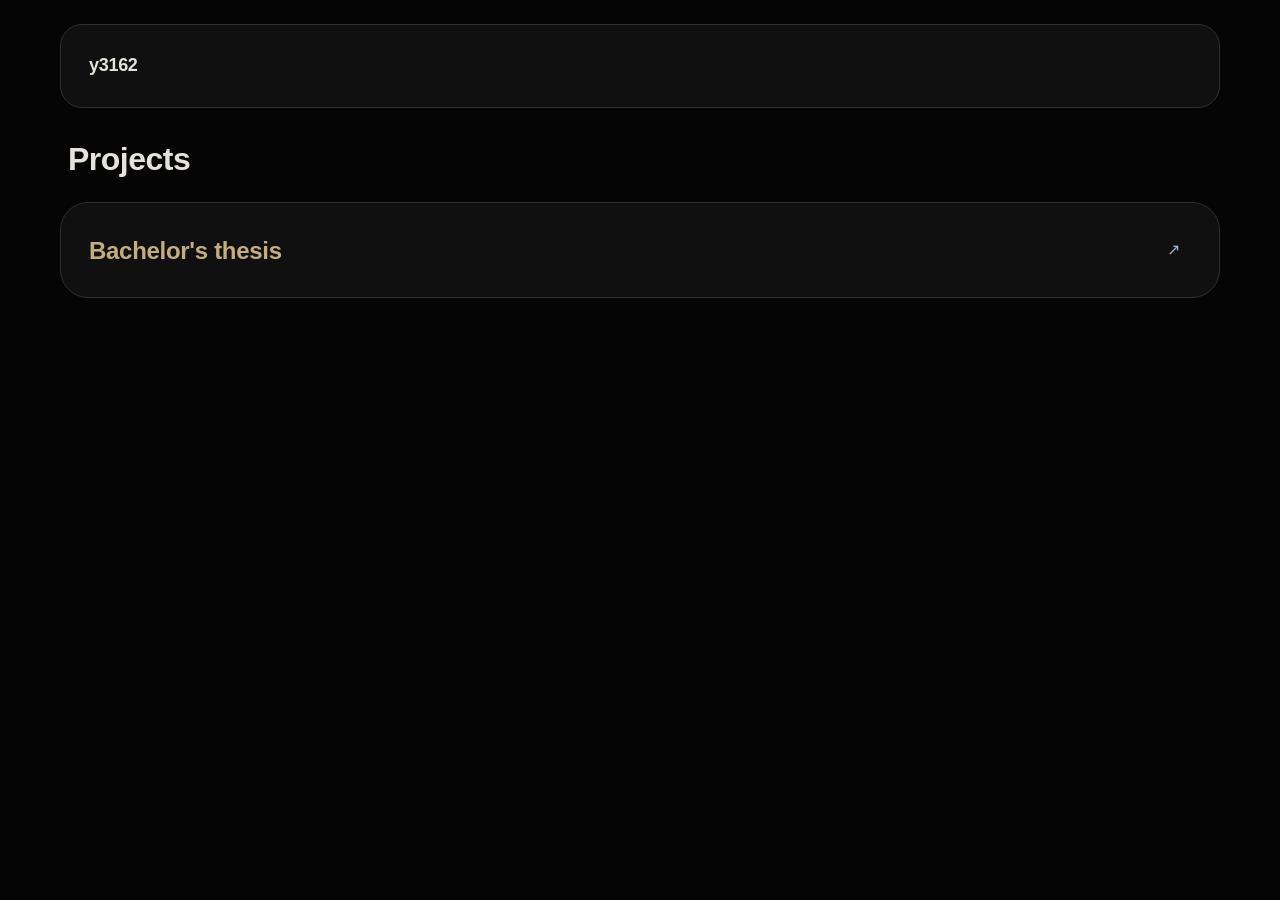
<file: index.html>
<!DOCTYPE html>
<html lang="en">
<head>
    <meta charset="UTF-8">
    <meta name="viewport" content="width=device-width, initial-scale=1.0">
    <meta name="description" content="Projects by y3162.">
    <meta name="color-scheme" content="dark">
    <title>Projects — y3162</title>
    <link rel="stylesheet" href="styles.css">
</head>
<body>
    <a class="skip-link" href="#main">Skip to content</a>
    <div class="page">
        <header class="site-header module">
            <a class="wordmark" href="index.html" aria-label="y3162 home">y3162</a>
        </header>

        <main class="home-layout" id="main">
            <section class="collection" aria-labelledby="page-title">
                <div class="section-heading">
                    <h1 class="collection-title" id="page-title">Projects</h1>
                </div>
                <div class="collection-grid">
                    <a class="collection-card collection-card--academic module" href="b4thesis/index.html">
                        <h2>Bachelor's thesis</h2>
                        <span class="card-arrow" aria-hidden="true">↗</span>
                    </a>
                </div>
            </section>
        </main>
    </div>
</body>
</html>
</file>
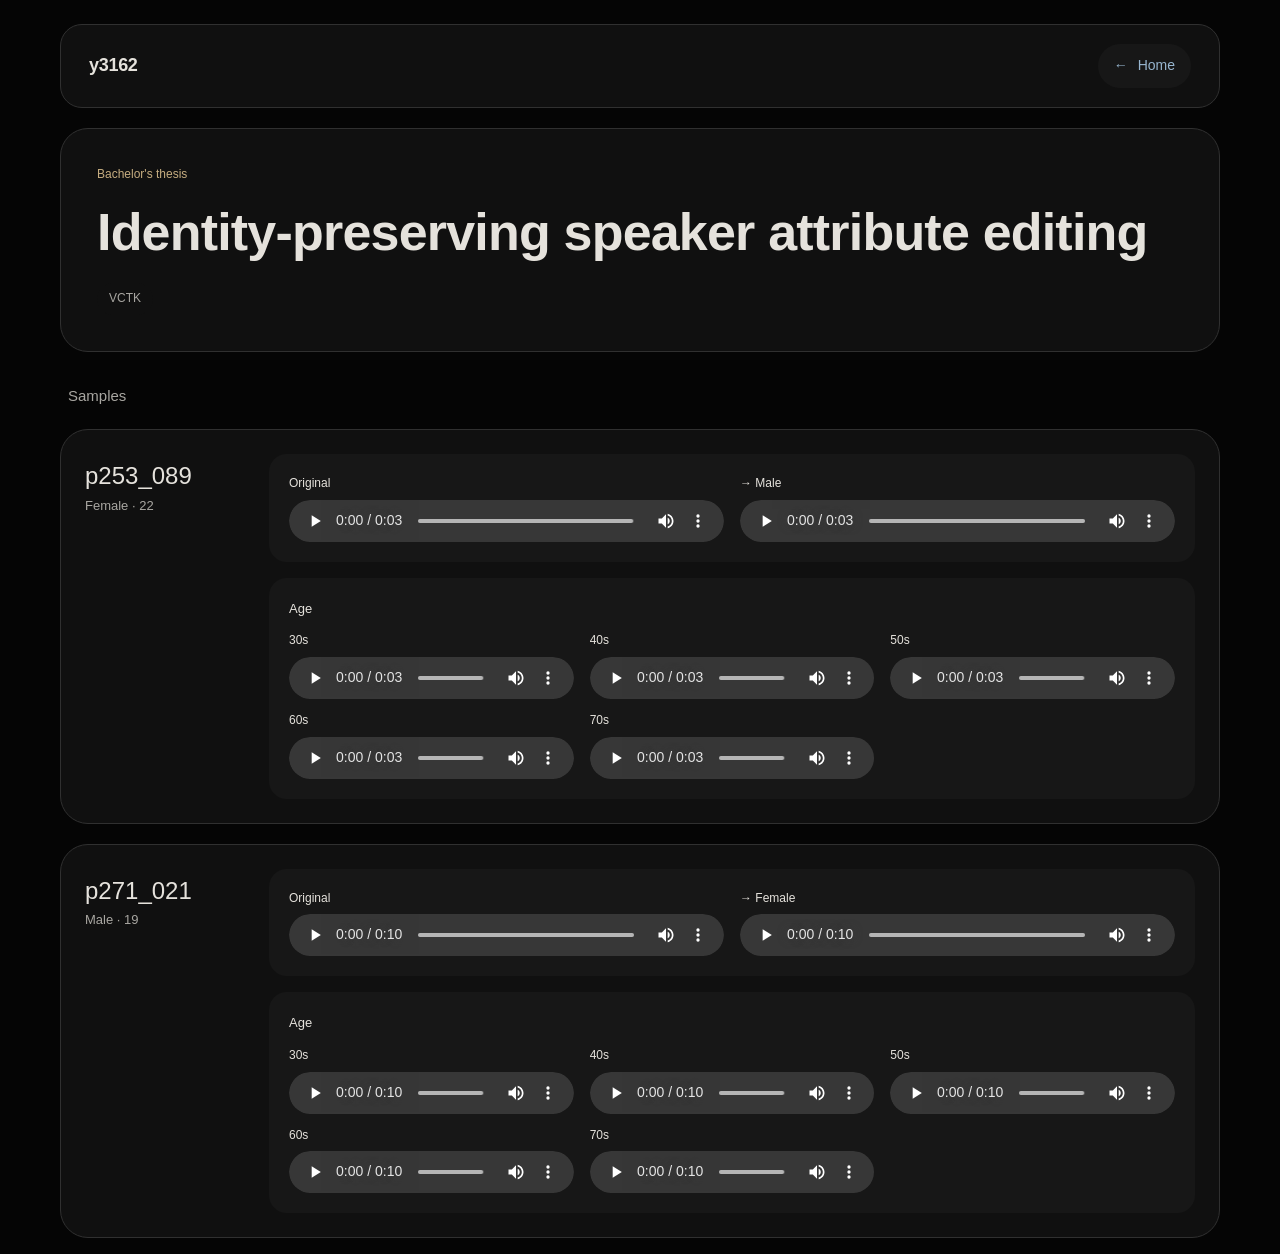
<file: b4thesis/index.html>
<!DOCTYPE html>
<html lang="en">
<head>
    <meta charset="UTF-8">
    <meta name="viewport" content="width=device-width, initial-scale=1.0">
    <meta name="description" content="Identity-preserving speaker attribute editing. Audio samples from VCTK.">
    <meta name="color-scheme" content="dark">
    <title>Speaker Attribute Editing — y3162</title>
    <link rel="stylesheet" href="../styles.css">
    <script src="audio.js" defer></script>
</head>
<body>
    <a class="skip-link" href="#main">Skip to content</a>
    <div class="page">
        <header class="site-header module">
            <a class="wordmark" href="../index.html" aria-label="y3162 home">y3162</a>
            <a class="nav-link" href="../index.html"><span aria-hidden="true">←</span> Home</a>
        </header>

        <main class="research-layout" id="main">
            <section class="research-intro module module--tinted" aria-labelledby="page-title">
                <p class="eyebrow">Bachelor's thesis</p>
                <h1 id="page-title">Identity-preserving speaker attribute editing</h1>
                <div class="research-meta">
                    <span>VCTK</span>
                </div>
            </section>

            <section class="samples" aria-labelledby="samples-title">
                <div class="section-heading">
                    <h2 id="samples-title">Samples</h2>
                </div>
                <div class="speaker-grid">
                    <section class="speaker module" aria-labelledby="speaker-p253">
                        <div class="speaker-header">
                            <div>
                                <h3 id="speaker-p253">p253_089</h3>
                                <p class="speaker-description">Female · 22</p>
                            </div>
                        </div>

                        <div class="sample-group">
                            <div class="sample-row">
                                <span class="sample-label">Original</span>
                                <audio controls preload="metadata" aria-label="Speaker p253, original recording, female, age 22">
                                    <source src="samples/p253_089_original.wav" type="audio/wav">
                                    <a href="samples/p253_089_original.wav">Download original recording</a>
                                </audio>
                            </div>
                            <div class="sample-row">
                                <span class="sample-label">→ Male</span>
                                <audio controls preload="metadata" aria-label="Speaker p253, gender edited from female to male">
                                    <source src="samples/p253_089_male.wav" type="audio/wav">
                                    <a href="samples/p253_089_male.wav">Download gender-edited recording</a>
                                </audio>
                            </div>
                        </div>

                        <div class="sample-group">
                            <h4>Age</h4>
                            <div class="sample-row">
                                <span class="sample-label">30s</span>
                                <audio controls preload="metadata" aria-label="Speaker p253, age edited to 30s">
                                    <source src="samples/p253_089_age_35.wav" type="audio/wav">
                                    <a href="samples/p253_089_age_35.wav">Download age-edited recording, 30s</a>
                                </audio>
                            </div>
                            <div class="sample-row">
                                <span class="sample-label">40s</span>
                                <audio controls preload="metadata" aria-label="Speaker p253, age edited to 40s">
                                    <source src="samples/p253_089_age_45.wav" type="audio/wav">
                                    <a href="samples/p253_089_age_45.wav">Download age-edited recording, 40s</a>
                                </audio>
                            </div>
                            <div class="sample-row">
                                <span class="sample-label">50s</span>
                                <audio controls preload="metadata" aria-label="Speaker p253, age edited to 50s">
                                    <source src="samples/p253_089_age_55.wav" type="audio/wav">
                                    <a href="samples/p253_089_age_55.wav">Download age-edited recording, 50s</a>
                                </audio>
                            </div>
                            <div class="sample-row">
                                <span class="sample-label">60s</span>
                                <audio controls preload="metadata" aria-label="Speaker p253, age edited to 60s">
                                    <source src="samples/p253_089_age_65.wav" type="audio/wav">
                                    <a href="samples/p253_089_age_65.wav">Download age-edited recording, 60s</a>
                                </audio>
                            </div>
                            <div class="sample-row">
                                <span class="sample-label">70s</span>
                                <audio controls preload="metadata" aria-label="Speaker p253, age edited to 70s">
                                    <source src="samples/p253_089_age_75.wav" type="audio/wav">
                                    <a href="samples/p253_089_age_75.wav">Download age-edited recording, 70s</a>
                                </audio>
                            </div>
                        </div>
                    </section>

                    <section class="speaker module" aria-labelledby="speaker-p271">
                        <div class="speaker-header">
                            <div>
                                <h3 id="speaker-p271">p271_021</h3>
                                <p class="speaker-description">Male · 19</p>
                            </div>
                        </div>

                        <div class="sample-group">
                            <div class="sample-row">
                                <span class="sample-label">Original</span>
                                <audio controls preload="metadata" aria-label="Speaker p271, original recording, male, age 19">
                                    <source src="samples/p271_021_original.wav" type="audio/wav">
                                    <a href="samples/p271_021_original.wav">Download original recording</a>
                                </audio>
                            </div>
                            <div class="sample-row">
                                <span class="sample-label">→ Female</span>
                                <audio controls preload="metadata" aria-label="Speaker p271, gender edited from male to female">
                                    <source src="samples/p271_021_female.wav" type="audio/wav">
                                    <a href="samples/p271_021_female.wav">Download gender-edited recording</a>
                                </audio>
                            </div>
                        </div>

                        <div class="sample-group">
                            <h4>Age</h4>
                            <div class="sample-row">
                                <span class="sample-label">30s</span>
                                <audio controls preload="metadata" aria-label="Speaker p271, age edited to 30s">
                                    <source src="samples/p271_021_age_35.wav" type="audio/wav">
                                    <a href="samples/p271_021_age_35.wav">Download age-edited recording, 30s</a>
                                </audio>
                            </div>
                            <div class="sample-row">
                                <span class="sample-label">40s</span>
                                <audio controls preload="metadata" aria-label="Speaker p271, age edited to 40s">
                                    <source src="samples/p271_021_age_45.wav" type="audio/wav">
                                    <a href="samples/p271_021_age_45.wav">Download age-edited recording, 40s</a>
                                </audio>
                            </div>
                            <div class="sample-row">
                                <span class="sample-label">50s</span>
                                <audio controls preload="metadata" aria-label="Speaker p271, age edited to 50s">
                                    <source src="samples/p271_021_age_55.wav" type="audio/wav">
                                    <a href="samples/p271_021_age_55.wav">Download age-edited recording, 50s</a>
                                </audio>
                            </div>
                            <div class="sample-row">
                                <span class="sample-label">60s</span>
                                <audio controls preload="metadata" aria-label="Speaker p271, age edited to 60s">
                                    <source src="samples/p271_021_age_65.wav" type="audio/wav">
                                    <a href="samples/p271_021_age_65.wav">Download age-edited recording, 60s</a>
                                </audio>
                            </div>
                            <div class="sample-row">
                                <span class="sample-label">70s</span>
                                <audio controls preload="metadata" aria-label="Speaker p271, age edited to 70s">
                                    <source src="samples/p271_021_age_75.wav" type="audio/wav">
                                    <a href="samples/p271_021_age_75.wav">Download age-edited recording, 70s</a>
                                </audio>
                            </div>
                        </div>
                    </section>
                </div>
            </section>
        </main>
    </div>
</body>
</html>
</file>
<file: styles.css>
:root {
    color-scheme: dark;
    --background: #050505;
    --surface: #101010;
    --surface-soft: #171717;
    --surface-tinted: #101010;
    --text: #e5e2dc;
    --muted: #a8a6a1;
    --line: #303030;
    --line-hover: #555555;
    --focus: #bfbfbf;
    --link: #97b5ce;
    --link-hover: #bed4e6;
    --academic: #c6ad80;
    --academic-hover: #dcc49a;
    --radius: 28px;
    --radius-small: 18px;
    --gap: 20px;
    font-family: -apple-system, BlinkMacSystemFont, "Segoe UI", Arial, sans-serif;
    color: var(--text);
    background: var(--background);
    font-synthesis: none;
    -webkit-font-smoothing: antialiased;
}

* {
    box-sizing: border-box;
}

body {
    margin: 0;
    font-size: 16px;
    line-height: 1.65;
}

a {
    color: inherit;
    text-decoration: none;
}

a:focus-visible,
audio:focus-visible {
    outline: 2px solid var(--focus);
    outline-offset: 6px;
}

::selection {
    color: var(--text);
    background: #303030;
}

h1, h2, h3, h4, p {
    margin: 0;
}

.page {
    width: min(100% - 64px, 1160px);
    min-height: 100svh;
    margin-inline: auto;
    padding-block: 24px 16px;
    display: flex;
    flex-direction: column;
    gap: var(--gap);
}

main {
    flex: 1;
}

.module {
    min-width: 0;
    border: 1px solid var(--line);
    border-radius: var(--radius);
    background: var(--surface);
}

.module--tinted {
    background: var(--surface-tinted);
}

.home-layout,
.research-layout {
    display: flex;
    flex-direction: column;
    gap: 32px;
}

.skip-link {
    position: absolute;
    top: 12px;
    left: 24px;
    z-index: 1;
    padding: 8px 16px;
    border-radius: 12px;
    border: 1px solid var(--line);
    color: var(--link);
    background: var(--surface);
    transform: translateY(-180%);
}

.skip-link:focus {
    transform: translateY(0);
}

.site-header {
    min-height: 84px;
    padding: 16px 28px;
    display: flex;
    align-items: center;
    justify-content: space-between;
    gap: 24px;
    border-radius: 22px;
}

.wordmark {
    display: inline-flex;
    align-items: center;
    gap: 18px;
    font-size: 18px;
    font-weight: 600;
    letter-spacing: -0.3px;
    color: var(--text);
}

.wordmark:hover {
    color: var(--link);
}

.nav-link {
    display: inline-flex;
    align-items: center;
    gap: 10px;
    min-height: 44px;
    padding: 8px 16px;
    border-radius: 999px;
    color: var(--link);
    background: var(--surface-soft);
    font-size: 14px;
}

.nav-link:hover {
    color: var(--link-hover);
}

.eyebrow {
    color: var(--muted);
    font-size: 12px;
    font-weight: 500;
}

h1,
.collection-card h2 {
    color: var(--text);
    font-weight: 600;
}

.collection-title {
    font-size: 32px;
    line-height: 1.2;
    letter-spacing: -0.5px;
}

.collection > .section-heading {
    padding: 12px 8px 24px;
}

.collection-grid {
    display: grid;
    grid-template-columns: minmax(0, 1fr);
    gap: var(--gap);
}

.section-heading {
    display: flex;
    align-items: baseline;
    justify-content: space-between;
    gap: 20px;
    padding-bottom: 20px;
}

.section-heading h2 {
    color: var(--muted);
    font-size: 15px;
    font-weight: 500;
}

.collection-card {
    display: flex;
    align-items: center;
    justify-content: space-between;
    gap: 20px;
    min-height: 96px;
    padding: 20px 28px;
}

.collection-card h2 {
    color: var(--link);
    font-size: 24px;
    line-height: 1.24;
    letter-spacing: -0.3px;
}

.collection-card--academic h2 {
    color: var(--academic);
}

.collection-card:hover,
.collection-card:focus-visible {
    border-color: var(--line-hover);
}

.card-arrow {
    display: inline-flex;
    flex-shrink: 0;
    align-items: center;
    justify-content: center;
    width: 36px;
    height: 36px;
    border-radius: 12px;
    color: var(--link);
}

.collection-card:hover h2,
.collection-card:focus-visible h2,
.collection-card:hover .card-arrow,
.collection-card:focus-visible .card-arrow {
    color: var(--link-hover);
}

.collection-card--academic:hover h2,
.collection-card--academic:focus-visible h2 {
    color: var(--academic-hover);
}

.research-intro {
    padding: 36px;
}

.research-intro .eyebrow {
    color: var(--academic);
}

.research-intro h1 {
    margin-top: 16px;
    font-size: clamp(36px, 4.5vw, 52px);
    line-height: 1.2;
    letter-spacing: -0.8px;
}

.research-meta {
    display: flex;
    flex-wrap: wrap;
    gap: 8px;
    margin-top: 20px;
    color: var(--muted);
    font-size: 12px;
}

.research-meta span {
    padding: 6px 12px;
    border-radius: 999px;
    background: var(--surface);
}

.samples > .section-heading {
    padding-inline: 8px;
}

.speaker-grid {
    display: grid;
    grid-template-columns: minmax(0, 1fr);
    gap: var(--gap);
}

.speaker {
    display: grid;
    grid-template-columns: 160px minmax(0, 1fr);
    align-items: start;
    gap: 16px 24px;
    padding: 24px;
}

.speaker-header {
    grid-column: 1;
    grid-row: 1 / span 2;
    display: flex;
    align-items: center;
    justify-content: space-between;
    gap: 16px;
    padding: 8px 0;
}

.speaker h3 {
    margin-bottom: 4px;
    font-size: 24px;
    font-weight: 500;
    line-height: 1.2;
    letter-spacing: 0;
    color: var(--text);
}

.speaker-description {
    color: var(--muted);
    font-size: 13px;
}

.sample-group {
    display: grid;
    grid-template-columns: repeat(2, minmax(0, 1fr));
    gap: 12px 16px;
    padding: 20px;
    border-radius: var(--radius-small);
    background: var(--surface-soft);
}

.sample-group + .sample-group {
    grid-template-columns: repeat(3, minmax(0, 1fr));
}

.sample-group h4 {
    grid-column: 1 / -1;
    color: var(--text);
    font-size: 13px;
    font-weight: 500;
}

.sample-row {
    display: grid;
    grid-template-columns: minmax(0, 1fr);
    align-items: center;
    gap: 6px;
}

.sample-group > h4 {
    margin-bottom: 0;
}

.sample-label {
    color: var(--text);
    font-size: 12px;
}

audio {
    display: block;
    width: 100%;
    min-width: 0;
    height: 42px;
    border-radius: 999px;
}

@media (max-width: 1000px) {
    .speaker {
        grid-template-columns: minmax(0, 1fr);
        gap: 16px;
    }

    .speaker-header {
        grid-column: auto;
        grid-row: auto;
        padding: 4px 4px 8px;
    }

    .sample-group + .sample-group {
        grid-template-columns: repeat(2, minmax(0, 1fr));
    }
}

@media (max-width: 700px) {
    .page {
        width: calc(100% - 28px);
        padding-block: 14px;
        gap: 14px;
    }

    :root {
        --radius: 24px;
        --radius-small: 16px;
        --gap: 14px;
    }

    .home-layout,
    .research-layout {
        gap: 24px;
    }

    .site-header {
        min-height: 76px;
        padding: 12px 18px;
        gap: 12px;
    }

    .nav-link {
        gap: 6px;
        padding-inline: 12px;
        font-size: 12px;
    }

    .collection-card {
        padding: 18px 24px;
    }

    .collection-card h2 {
        font-size: 22px;
    }

    .research-intro {
        padding: 28px 24px;
    }

    .research-intro h1 {
        font-size: clamp(34px, 7vw, 48px);
        letter-spacing: -0.5px;
        overflow-wrap: break-word;
    }

    .research-meta {
        gap: 6px;
        font-size: 11px;
    }

    .samples .section-heading {
        flex-direction: column;
        gap: 4px;
    }

    .speaker {
        padding: 16px;
    }

    .speaker-header {
        flex-wrap: wrap;
        padding-top: 4px;
    }

    .sample-group,
    .sample-group + .sample-group {
        grid-template-columns: minmax(0, 1fr);
        padding: 16px;
    }

    .sample-row {
        gap: 6px;
    }

}

@media (max-width: 380px) {
    .site-header {
        padding-inline: 14px;
    }
}
</file>
